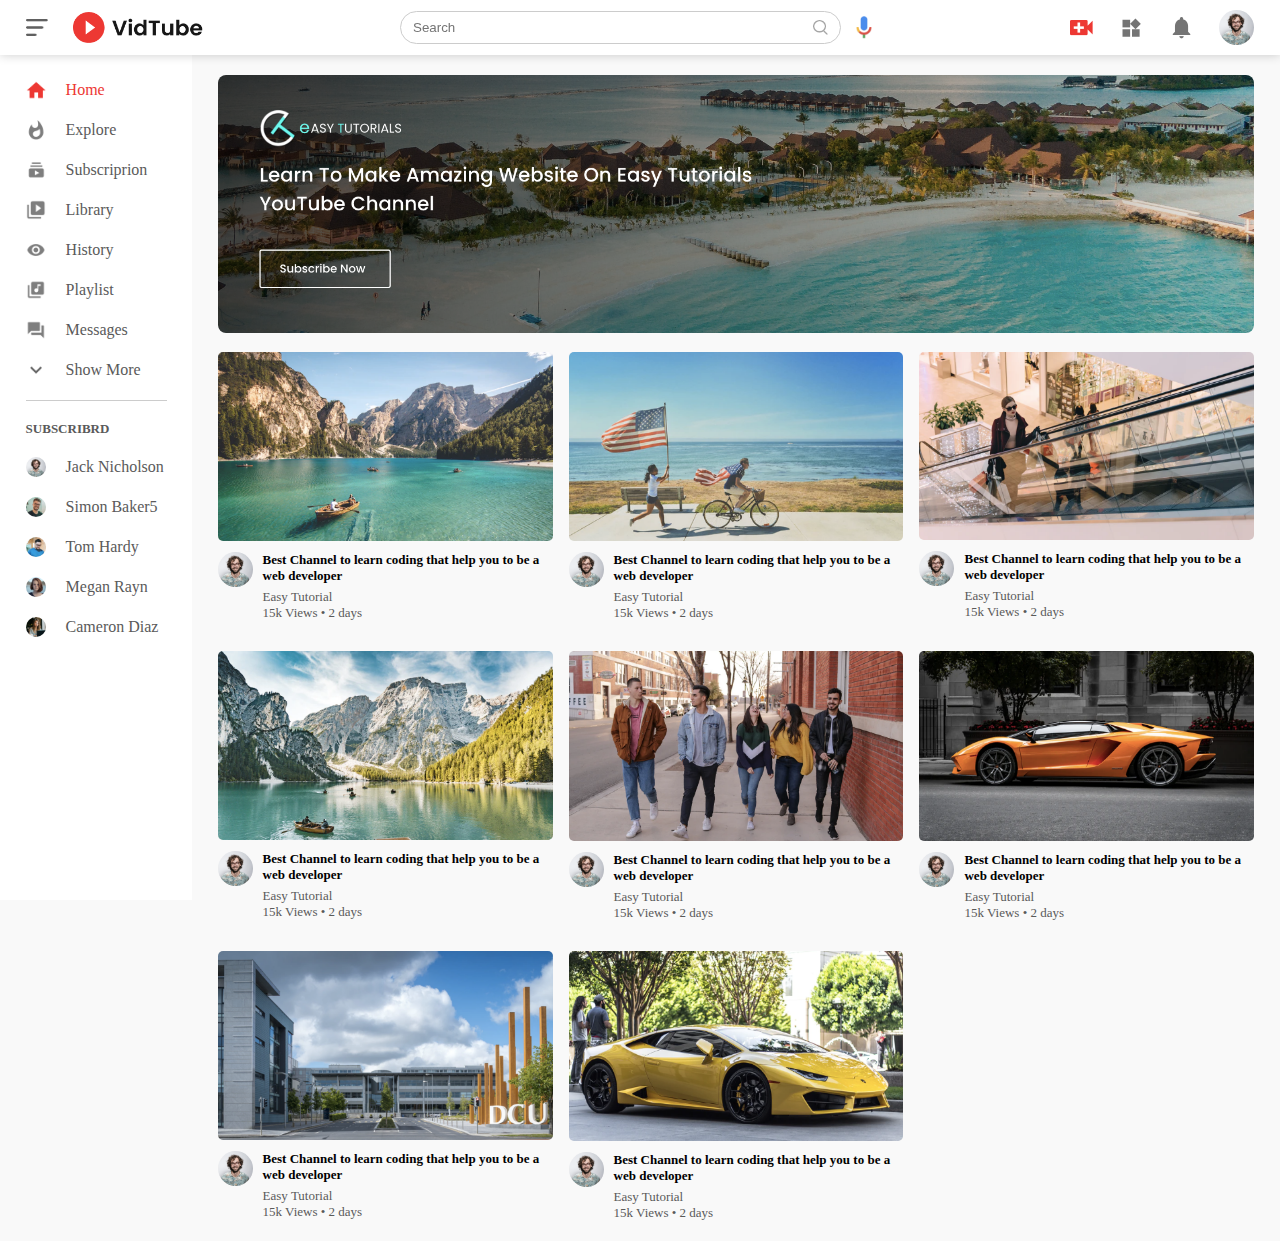
<file: index.html>
<!DOCTYPE html>
<html lang="en">

<head>
    <meta charset="UTF-8">
    <meta http-equiv="X-UA-Compatible" content="IE=edge">
    <meta name="viewport" content="width=device-width, initial-scale=1.0">
    <title>Video Sharing Website - Easy Tutorial YouTube Channel</title>
    <link rel="stylesheet" href="style.css">
</head>

<body>

    <nav class="flex-div">
        <div class="nav-left flex-div">
            <img src="images/menu.png" alt="" class="menu-icon">
            <img src="images/logo.png" alt="" class="logo">
        </div>
        <div class="nav-middle flex-div">
            <div class="search-box flex-div">
                <input type="text" placeholder="Search">
                <img src="images/search.png ">
            </div>
            <img src="images/voice-search.png" class="mic-icon">
        </div>
        <div class="nav-right flex-div">
            <img src="images/upload.png" alt="">
            <img src="images/more.png" alt="">
            <img src="images/notification.png" alt="">
            <img src="images/Jack.png" alt="" class="user-icon">
        </div>
    </nav>
    <!-- ---------- sidebar-------  -->
    <div class="sidebar">
        <div class="shortcut-links">
            <a href=""><img src="images/home.png">
                <p>Home</p>
            </a>
            <a href=""><img src="images/explore.png">
                <p>Explore</p>
            </a>
            <a href=""><img src="images/subscriprion.png">
                <p>Subscriprion</p>
            </a>
            <a href=""><img src="images/library.png ">
                <p>Library </p>
            </a>
            <a href=""><img src="images/history.png ">
                <p> History</p>
            </a>
            <a href=""><img src="images/playlist.png ">
                <p> Playlist</p>
            </a>
            <a href=""><img src="images/messages.png ">
                <p> Messages</p>
            </a>
            <a href=""><img src="images/show-more.png ">
                <p>Show More </p>
            </a>
            <hr>
        </div>
        <div class="subscribed-list">
            <h3>SUBSCRIBRD</h3>
            <a href=""><img src="images/Jack.png">
                <p>Jack Nicholson</p>
            </a>
            <a href=""><img src="images/simon.png">
                <p> Simon Baker5</p>
            </a>
            <a href=""><img src="images/tom.png">
                <p>Tom Hardy</p>
            </a>
            <a href=""><img src="images/megan.png">
                <p>Megan Rayn </p>
            </a>
            <a href=""><img src="images/cameron.png ">
                <p>Cameron Diaz </p>
            </a>
        </div>
    </div>

    <!-- ----------------main--------------- -->
    <div class="container">
        <div class="banner">
            <img src="images/banner.png">
        </div>
        <div class="list-container">
            <div class="vid-list">
                <a href="playvideo.html"> <img src="images/thumbnail1.png" class="thumbnail"></a>
                <div class="flex-div">
                    <img src="images/Jack.png">
                    <div class="vid-info">
                        <a href="playvideo.html"> Best Channel to learn coding that help you to be a web developer</a>
                        <p>Easy Tutorial</p>
                        <p>15k Views &bull; 2 days</p>
                    </div>
                </div>
            </div>
            <div class="vid-list">
                <a href=""> <img src="images/thumbnail2.png" class="thumbnail"></a>
                <div class="flex-div">
                    <img src="images/Jack.png">
                    <div class="vid-info">
                        <a href=""> Best Channel to learn coding that help you to be a web developer</a>
                        <p>Easy Tutorial</p>
                        <p>15k Views &bull; 2 days</p>
                    </div>
                </div>
            </div>
            <div class="vid-list">
                <a href=""> <img src="images/thumbnail3.png" class="thumbnail"></a>
                <div class="flex-div">
                    <img src="images/Jack.png">
                    <div class="vid-info">
                        <a href=""> Best Channel to learn coding that help you to be a web developer</a>
                        <p>Easy Tutorial</p>
                        <p>15k Views &bull; 2 days</p>
                    </div>
                </div>
            </div>
             <div class="vid-list">
                <a href=""> <img src="images/thumbnail4.png" class="thumbnail"></a>
                <div class="flex-div">
                    <img src="images/Jack.png">
                    <div class="vid-info">
                        <a href=""> Best Channel to learn coding that help you to be a web developer</a>
                        <p>Easy Tutorial</p>
                        <p>15k Views &bull; 2 days</p>
                    </div>
                </div>
            </div> 
            <div class="vid-list">
                <a href=""> <img src="images/thumbnail5.png" class="thumbnail"></a>
                <div class="flex-div">
                    <img src="images/Jack.png">
                    <div class="vid-info">
                        <a href=""> Best Channel to learn coding that help you to be a web developer</a>
                        <p>Easy Tutorial</p>
                        <p>15k Views &bull; 2 days</p>
                    </div>
                </div>
            </div> 
            <div class="vid-list">
                <a href=""> <img src="images/thumbnail6.png" class="thumbnail"></a>
                <div class="flex-div">
                    <img src="images/Jack.png">
                    <div class="vid-info">
                        <a href=""> Best Channel to learn coding that help you to be a web developer</a>
                        <p>Easy Tutorial</p>
                        <p>15k Views &bull; 2 days</p>
                    </div>
                </div>
            </div> 
            <div class="vid-list">
                <a href=""> <img src="images/thumbnail7.png" class="thumbnail"></a>
                <div class="flex-div">
                    <img src="images/Jack.png">
                    <div class="vid-info">
                        <a href=""> Best Channel to learn coding that help you to be a web developer</a>
                        <p>Easy Tutorial</p>
                        <p>15k Views &bull; 2 days</p>
                    </div>
                </div>
            </div> 
            <div class="vid-list">
                <a href=""> <img src="images/thumbnail8.png" class="thumbnail"></a>
                <div class="flex-div">
                    <img src="images/Jack.png">
                    <div class="vid-info">
                        <a href=""> Best Channel to learn coding that help you to be a web developer</a>
                        <p>Easy Tutorial</p>
                        <p>15k Views &bull; 2 days</p>
                    </div>
                </div>
             
        </div>
    </div>

    <script src="script.js"></script>
</body>

</html>
</file>
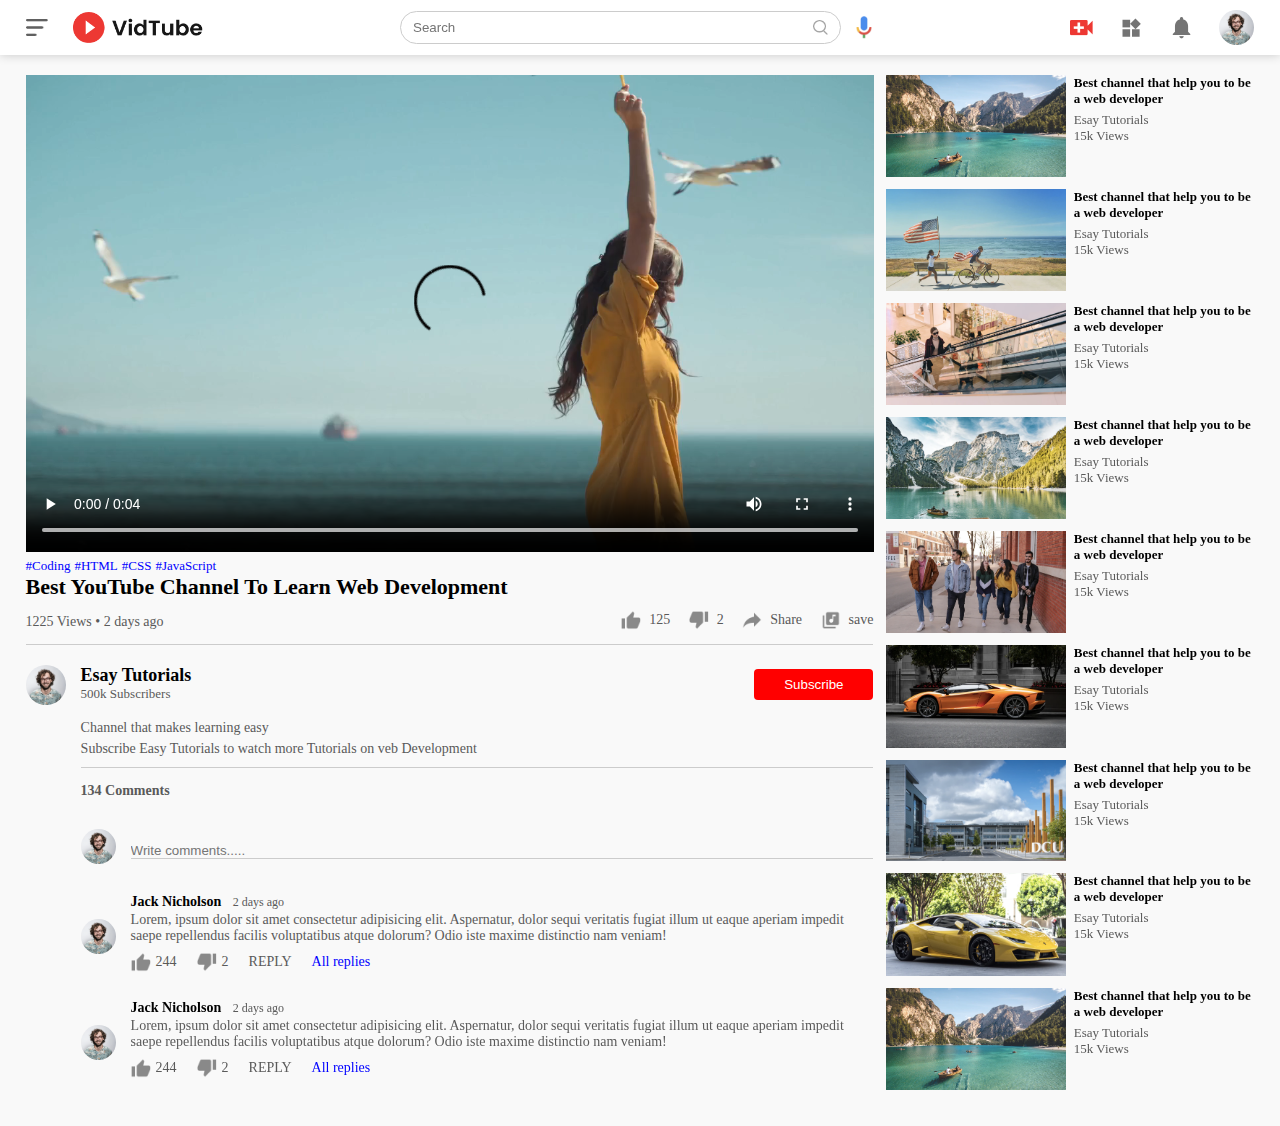
<file: playvideo.html>
<!DOCTYPE html>
<html lang="en">

<head>
    <meta charset="UTF-8">
    <meta http-equiv="X-UA-Compatible" content="IE=edge">
    <meta name="viewport" content="width=device-width, initial-scale=1.0">
    <title>Play Video - Esay Tutorials Youtube Channel</title>
    <link rel="stylesheet" href="style.css">
</head>

<body>
    <nav class="flex-div">
        <div class="nav-left flex-div">
            <img src="images/menu.png" alt="" class="menu-icon">
            <img src="images/logo.png" alt="" class="logo">
        </div>
        <div class="nav-middle flex-div">
            <div class="search-box flex-div">
                <input type="text" placeholder="Search">
                <img src="images/search.png ">
            </div>
            <img src="images/voice-search.png" class="mic-icon">
        </div>
        <div class="nav-right flex-div">
            <img src="images/upload.png" alt="">
            <img src="images/more.png" alt="">
            <img src="images/notification.png" alt="">
            <img src="images/Jack.png" alt="" class="user-icon">
        </div>
    </nav>

    <div class="container play-container">
        <div class="row">
            <div class="play-video">
                <video controls autoplay>
                    <source src="images/video.mp4" type="video/mp4">
                </video>
                <div class="tags">
                    <a href="">#Coding</a> <a href="">#HTML</a> <a href="">#CSS</a> <a href="">#JavaScript</a>
                </div>
                <h3>Best YouTube Channel To Learn Web Development</h3>
                <div class="play-video-info">
                    <p>1225 Views &bull; 2 days ago</p>
                    <div>
                        <a href=""><img src="images/like.png">125</a>
                        <a href=""><img src="images/dislike.png">2</a>
                        <a href=""><img src="images/share.png">Share</a>
                        <a href=""><img src="images/save.png">save</a>
                    </div>
                </div>
                <hr>
                <div class="publisher">
                    <img src="images/Jack.png">
                    <div>
                        <p>Esay Tutorials</p>
                        <span>500k Subscribers</span>
                    </div>
                   <button type="button">Subscribe</button>
                </div>
             <div class="vid-description">
                <p>Channel that makes learning easy</p>
                <p>Subscribe Easy Tutorials to watch more Tutorials on veb Development</p>
                <hr>
                <h4>134 Comments </h4>  
                
                <div class="add-comment">
                    <img src="images/Jack.png"  >
                    <input type="text" placeholder="Write comments.....">
                </div>
                 <div class="old-comment">
                    <img src="images/Jack.png">
                    <div>
                        <h3>Jack Nicholson <span>2 days ago</span></h3>
                        <p>Lorem, ipsum dolor sit amet consectetur adipisicing elit. Aspernatur, dolor sequi veritatis fugiat illum ut eaque aperiam impedit saepe repellendus facilis voluptatibus atque dolorum? Odio iste maxime distinctio nam veniam!</p>
                        <div class="comment-action">
                            <img src="images/like.png">
                            <span>244</span>
                            <img src="images/dislike.png">
                            <span>2</span>
                            <span>REPLY</span>
                            <a href="">All replies</a>
                        </div>
                    </div>
                 </div>
                 <div class="old-comment">
                    <img src="images/Jack.png">
                    <div>
                        <h3>Jack Nicholson <span>2 days ago</span></h3>
                        <p>Lorem, ipsum dolor sit amet consectetur adipisicing elit. Aspernatur, dolor sequi veritatis fugiat illum ut eaque aperiam impedit saepe repellendus facilis voluptatibus atque dolorum? Odio iste maxime distinctio nam veniam!</p>
                        <div class="comment-action">
                            <img src="images/like.png">
                            <span>244</span>
                            <img src="images/dislike.png">
                            <span>2</span>
                            <span>REPLY</span>
                            <a href="">All replies</a>
                        </div>
                    </div>
                 </div>
            </div>
        </div>
            <div class="rigth-sidebar">
                <div class="side-video-list">
                    <a href="" class="small-thumbnail"> <img src="images/thumbnail1.png"></a>
                    <div class="vid-info">
                        <a href="">Best channel that help you to be a web developer</a>
                        <p>Esay Tutorials</p>
                        <p> 15k Views</p>
                    </div>
                </div>
                <div class="side-video-list">
                    <a href="" class="small-thumbnail"> <img src="images/thumbnail2.png"></a>
                    <div class="vid-info">
                        <a href="">Best channel that help you to be a web developer</a>
                        <p>Esay Tutorials</p>
                        <p> 15k Views</p>
                    </div>
                </div>
                <div class="side-video-list">
                    <a href="" class="small-thumbnail"> <img src="images/thumbnail3.png"></a>
                    <div class="vid-info">
                        <a href="">Best channel that help you to be a web developer</a>
                        <p>Esay Tutorials</p>
                        <p> 15k Views</p>
                    </div>
                </div>
                <div class="side-video-list">
                    <a href="" class="small-thumbnail"> <img src="images/thumbnail4.png"></a>
                    <div class="vid-info">
                        <a href="">Best channel that help you to be a web developer</a>
                        <p>Esay Tutorials</p>
                        <p> 15k Views</p>
                    </div>
                </div>
                <div class="side-video-list">
                    <a href="" class="small-thumbnail"> <img src="images/thumbnail5.png"></a>
                    <div class="vid-info">
                        <a href="">Best channel that help you to be a web developer</a>
                        <p>Esay Tutorials</p>
                        <p> 15k Views</p>
                    </div>
                </div>
                <div class="side-video-list">
                    <a href="" class="small-thumbnail"> <img src="images/thumbnail6.png"></a>
                    <div class="vid-info">
                        <a href="">Best channel that help you to be a web developer</a>
                        <p>Esay Tutorials</p>
                        <p> 15k Views</p>
                    </div>
                </div>
                <div class="side-video-list">
                    <a href="" class="small-thumbnail"> <img src="images/thumbnail7.png"></a>
                    <div class="vid-info">
                        <a href="">Best channel that help you to be a web developer</a>
                        <p>Esay Tutorials</p>
                        <p> 15k Views</p>
                    </div>
                </div>
                <div class="side-video-list">
                    <a href="" class="small-thumbnail"> <img src="images/thumbnail8.png"></a>
                    <div class="vid-info">
                        <a href="">Best channel that help you to be a web developer</a>
                        <p>Esay Tutorials</p>
                        <p> 15k Views</p>
                    </div>
                </div>
                <div class="side-video-list">
                    <a href="" class="small-thumbnail"> <img src="images/thumbnail1.png"></a>
                    <div class="vid-info">
                        <a href="">Best channel that help you to be a web developer</a>
                        <p>Esay Tutorials</p>
                        <p> 15k Views</p>
                    </div>
                </div>
            </div>




</body>

</html>
</file>
<file: style.css>
*{
    margin: 0%;
    padding: 0;
    font-family: 'poppins' sans-serif;
    box-sizing: border-box;
}
a{
    text-decoration: none;
    color: #5a5a5a; ;
}
img{
    cursor: pointer;
}
.flex-div{
    display: flex;
    align-items: center;
}
nav{
    padding: 10px 2%;
    justify-content: space-between;
    box-shadow: 0 0 10px rgba(0, 0, 0,0.2);
    background: #fff;
    position:sticky;
    top: 0;
    z-index: 10;
}
.nav-right img{
    width: 25px;
    margin-right: 25px;
}
 .nav-right .user-icon{
    width: 35px;
    border-radius:50% ;
    margin-right:0;
 }
 .nav-left .menu-icon{
    width: 22px;
    margin-right:25px ;
 }
 .nav-left .logo{
    width: 130px;
 }
 .nav-middle .mic-icon{
    width: 16px;
 }
 .nav-middle .search-box{
    border: 1px solid #ccc;
    margin-right: 15px;
    padding: 8px 12px;
    border-radius: 25px;
 }
 .nav-middle .search-box input{
    width: 400px;
    border: 0;
    outline: 0;
    background: transparent;
 }
 .nav-middle .search-box img{
    width: 15px;
 }
 /* -------sidebar------ */

 .sidebar{
    background: #fff;
    width: 15%;
    height: 100vh;
    position: fixed;
    top: 0;
    padding-left: 2%;
    padding-top: 80px;
  } 
  .shortcut-links a img{
    width: 20px; 
    margin-right: 20px;
  } 
  .shortcut-links a{
    display: flex;
    align-items: center;
    margin-bottom:20px ;
    width: fit-content;
    flex-wrap: wrap;
  }
  .shortcut-links a:first-child{
    color: #ed3833;
}
.sidebar hr{
    border: 0;
    height: 1px;
    background: #ccc;
    width: 85%;
}
.subscribed-list h3{
font-size: 13px;
margin: 20px 0;
color: #5a5a5a;
}
.subscribed-list a{
    display: flex;
    align-items: center;
    margin-bottom: 20px;
    width: fit-content;
    flex-wrap: wrap;
}
.subscribed-list a img{
    width: 20px;
    border-radius: 50%;
    margin-right: 20px;

}
.small-sidebar{
    width: 5%;
}
 .small-sidebar a p{
    display: none;

}
.small-sidebar h3{
    display: none;
}
.small-sidebar hr{
    width: 50%;
    margin-bottom:25px ;
} 
.container{
    background: #f9f9f9;
    padding-left:17% ;
    padding-right: 2%;
    padding-top: 20px;
    padding-bottom: 20px;
}
.large-container{
 padding-left: 7%;
}
.banner{
    width:100% ;
}
.banner img{ 

    width: 100%;
    border-radius: 8px;
}
.list-container{
    display: grid;
    grid-template-columns: repeat(auto-fit,minmax(250px, 1fr));
    grid-column-gap:16px; 
    grid-row-gap:30px;
    margin-top:15px;

}
.vid-list .thumbnail{
    width: 100%;
    border-radius: 5px;
}
.vid-list .flex-div{
  align-items: flex-start;
  margin-top: 7px;  
}
.vid-list .flex-div img{
   width: 35px; 
   margin-right: 10px;
   border-radius: 50%;
}
.vid-info{
    color: #5a5a5a;
    font-size: 13px;
}
.vid-info a{
    color: #000;
    font-weight: 600;
    display: block;
    margin-bottom: 5px;
}

@media(max-width:900px){
    .menu-icon{
        display: none;
    }
    .sidebar{
        display: none;
    }
    .container, .large-container{
        padding-left: 5%;
        padding-right: 5%;
    }
    .nav-right img{
        display: none;
    }
    .nav-right .user-icon{
        display: block;
        width: 30px;
    }
    .nav-middle .search-box input{
        width: 100px;
    }
    .nav-middle .mic-icon{
        display: none;
    }
    .logo{
        width:90px ;
    }
}

/* ----------- play video page ------------------------- */
.play-container{
    padding-left: 2%;
}
.row{
    display: flex;
    justify-content: space-between;
    flex-wrap: wrap;
}
.play-video{
    flex-basis: 69%;
}
.rigth-sidebar{
    flex-basis: 30%;
}
.play-video video{
    width: 100%;
}
.side-video-list{
    display: flex;
    justify-content: space-between;
    margin-bottom:8px ;
}
.side-video-list img{
    width: 100%;

}
.side-video-list .small-thumbnail{
    flex-basis: 49%;
}
.side-video-list .vid-info{
    flex-basis: 49%;   
}
.play-video .tags a{
color: #0000ff;
font-size: 13px;
}
.play-video h3{
      font-weight: 600;
      font-size: 22px;  
}
 .play-video .play-video-info{
    display: flex;
    align-items: center;
    justify-content: space-between;
    flex-wrap: wrap;
    margin-top:10px ;
    font-size:14px;
    color: #5a5a5a;
}
 .play-video .play-video-info a img{
    width: 20px;
    margin-right: 8px;
} 
.play-video .play-video-info a{
display: inline-flex;
align-items: center;
margin-left: 15px;
}
.play-video hr{
    border: 0;
    height: 1px;
    background: #ccc;
    margin: 10px 0;
}
.publisher{
    display: flex;
    align-items: center;
    margin-top: 20px;
}
.publisher div{
    flex: 1;
    line-height: 18px;
}
.publisher img{
    width: 40px;
    border-radius :50% ;
    margin-right: 15px;
}
.publisher div p{
    color: #000;
    font-size: 18px;
    font-weight: 600;
}
.publisher div span{
    font-size: 13px;
    color: #5a5a5a;
}
.publisher button{
    background:red ;
    color: #fff;
    padding: 8px 30px;
    border: 0;
    outline: 0;
    border-radius: 4px;
    cursor: pointer;
}
.vid-description{
    padding-left: 55px;
    margin:15px 0 ;
}
.vid-description p{
    font-size: 14px;
    margin-bottom: 5px;
    color: #5a5a5a;

}
.vid-description h4{
    font-size: 14px;
   color: #5a5a5a;
    margin-top: 15px;
}
.add-comment{
    display: flex;
    align-items: center;
    margin: 30px 0;
}
.add-comment img{
    width: 35px;
    border-radius: 50%;
    margin-right: 15px;
}
.add-comment input{
    border: 0;
    outline: 0;
    border-bottom: 1px solid #ccc;
   width: 100%;
   padding-top: 10px;
   background: transparent;
}
.old-comment{
    display: flex;
    align-items: center;
    margin: 20px 0;
}
.old-comment img{
    width: 35px;
    border-radius: 50%;
    margin-right:15px ;
}
.old-comment h3{
    font-size: 14px;
    margin-bottom: 2px;
}
.old-comment h3 span{
    font-size: 12px;
    color: #5a5a5a;
    font-weight: 500;
    margin-left:8px ;
}
.old-comment .comment-action{
    display: flex;
    align-items: center;
    margin: 8px 0;
    font-size: 14px;
}
.old-comment .comment-action img{
    border-radius: 0;
    width: 20px;
    margin-right: 5px;
}
.old-comment .comment-action span{
    margin-right: 20px;
    color: #5a5a5a;
}
.old-comment .comment-action a{
    color: #0000ff;
}
@media(max-width:900px){
    .play-video{
        flex-basis: 100%;
    }
    .rigth-sidebar{
        flex-basis: 100%;
    }
    .play-container{
        padding-left: 5%;
    }
    .vid-description{
        padding-left: 0;
    }
    .play-video .play-video-info a{
        margin-left: 0;
        margin-right: 15px;
        margin-top: 15px;
    }
}
</file>
